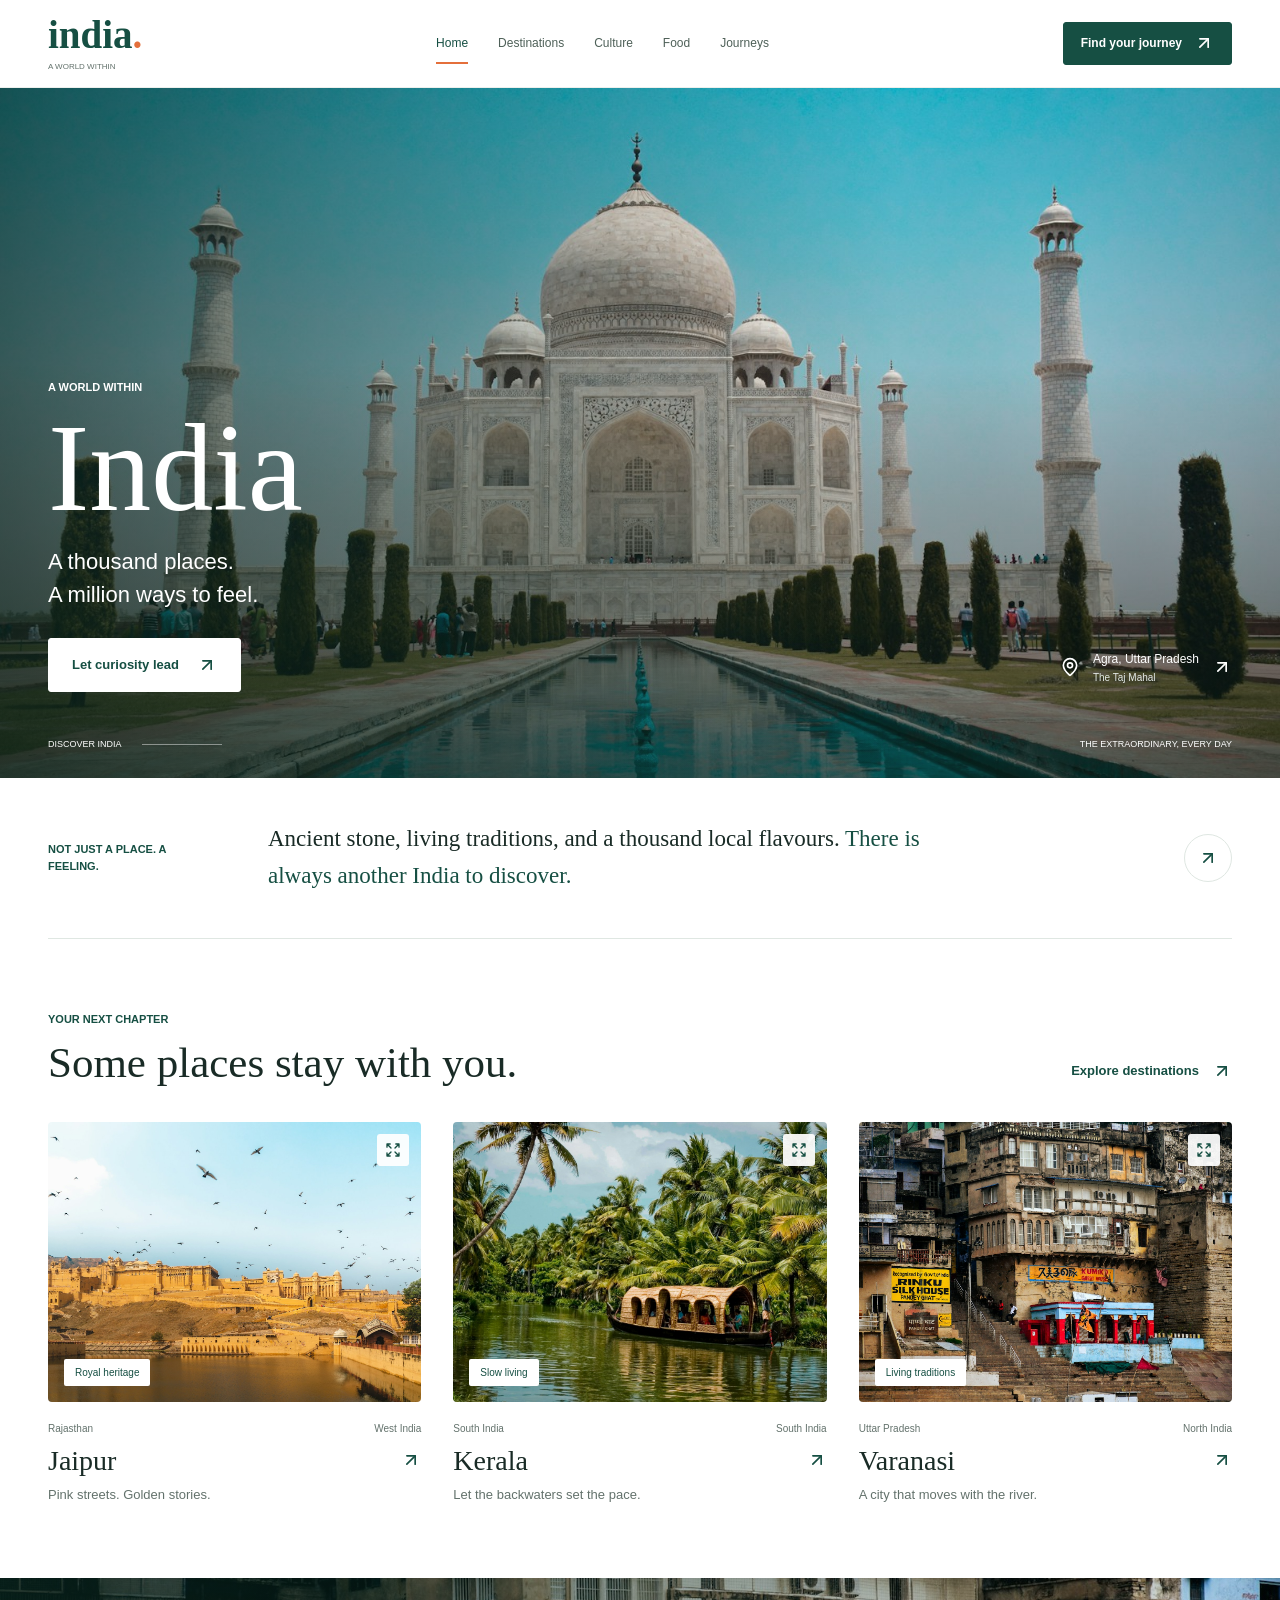
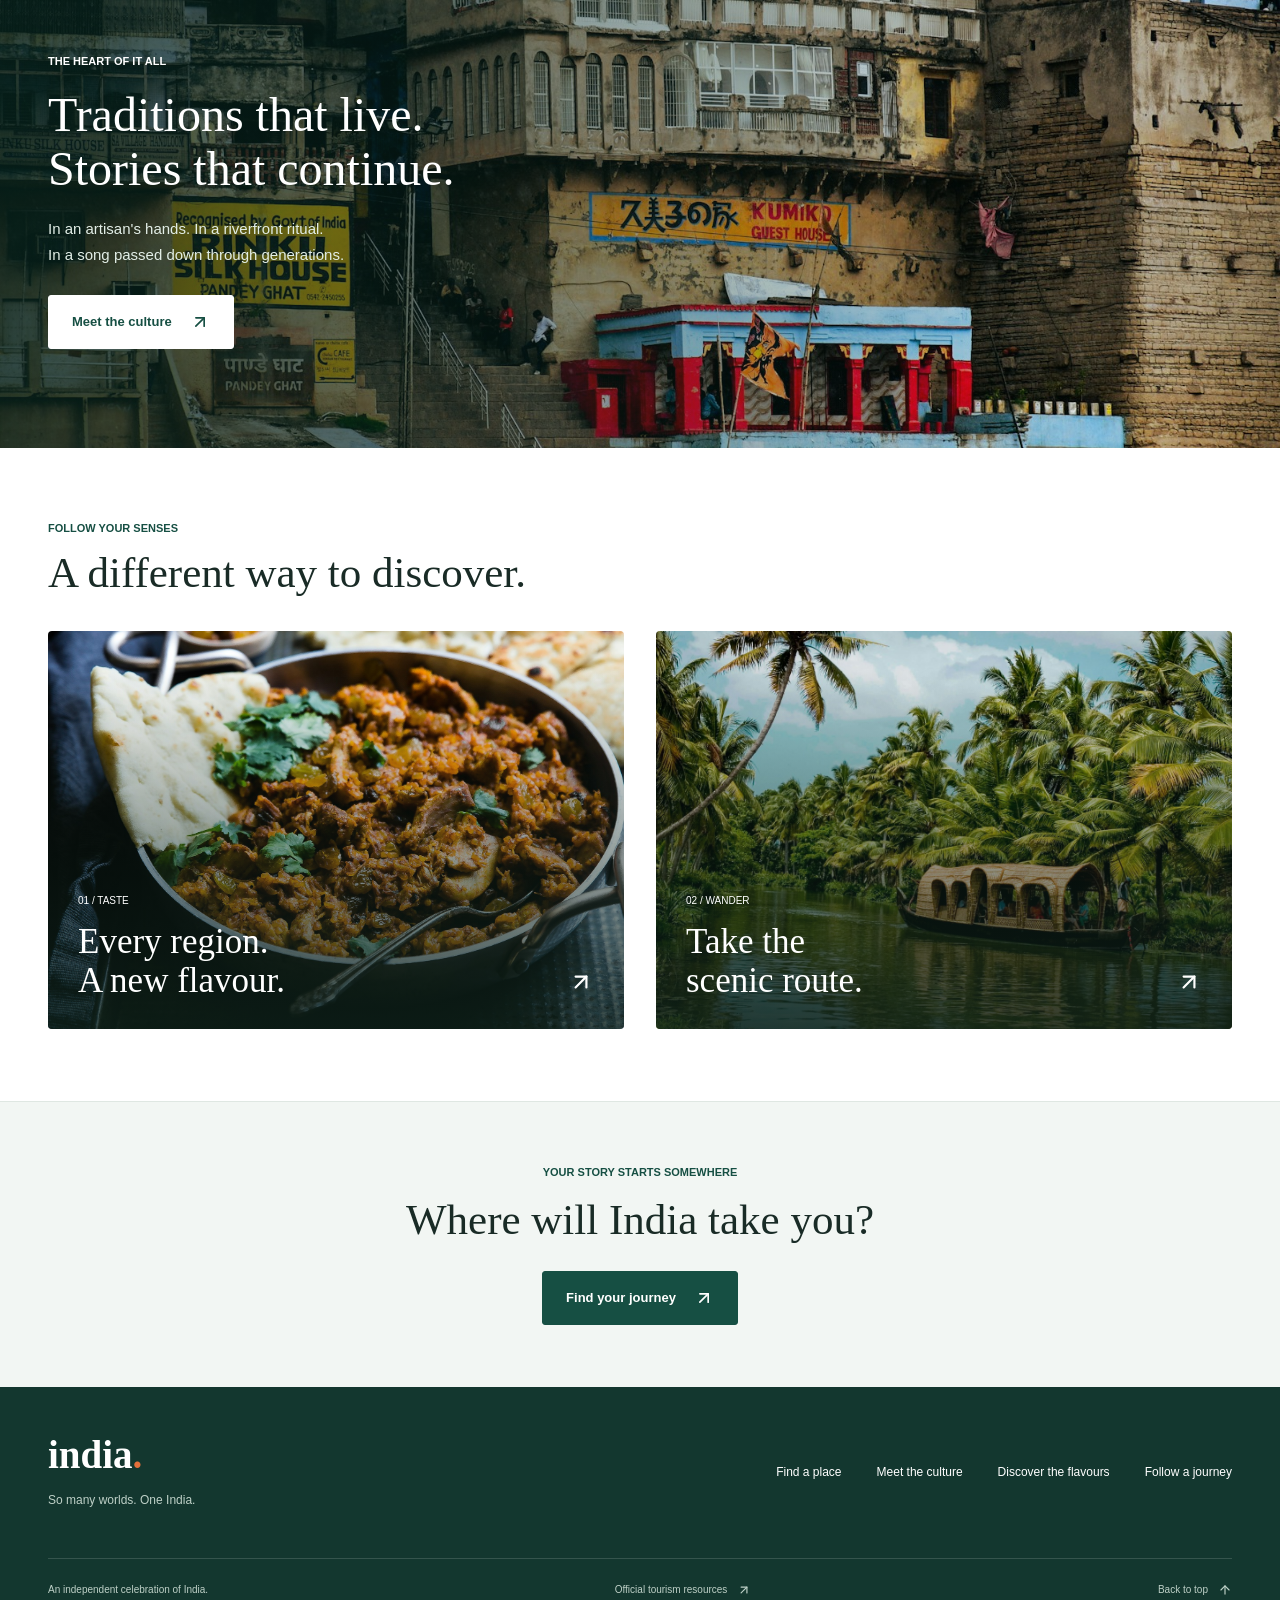
<file: index.html>
<!doctype html>
<html lang="en">
<head>
  <meta charset="utf-8">
  <meta name="viewport" content="width=device-width, initial-scale=1">
  <meta name="description" content="Discover India's destinations, culture, food, and journeys.">
  <meta name="theme-color" content="#164f43">
  <title>India | India, A World Within</title>
  <link rel="icon" href="assets/favicon.svg" type="image/svg+xml">
  <link rel="stylesheet" href="styles.css">
  <link rel="stylesheet" href="extras.css">
  <script defer src="assets/lucide.js"></script>
  <script defer src="script.js"></script>
</head>
<body>
  <a class="skip-link" href="#main">Skip to content</a>
  <header class="site-header">
    <div class="header-inner wrap">
      <a class="brand" href="index.html" aria-label="India home">india<span class="brand-dot">.</span><span class="brand-caption">A WORLD WITHIN</span></a>
      <nav class="desktop-nav" aria-label="Main navigation"><a href="index.html" aria-current="page">Home</a><a href="destinations.html" >Destinations</a><a href="culture.html" >Culture</a><a href="food.html" >Food</a><a href="journeys.html" >Journeys</a></nav>
      <div class="header-actions"><a class="button small desktop-journey" href="journeys.html">Find your journey <i data-lucide="arrow-up-right" aria-hidden="true"></i></a><button class="icon-button mobile-menu" aria-label="Open navigation" aria-controls="mobile-nav" aria-expanded="false"><i data-lucide="menu" aria-hidden="true"></i></button></div>
    </div>
    <nav id="mobile-nav" aria-label="Mobile navigation" hidden><a href="index.html" aria-current="page">Home <i data-lucide="arrow-up-right" aria-hidden="true"></i></a><a href="destinations.html" >Destinations <i data-lucide="arrow-up-right" aria-hidden="true"></i></a><a href="culture.html" >Culture <i data-lucide="arrow-up-right" aria-hidden="true"></i></a><a href="food.html" >Food <i data-lucide="arrow-up-right" aria-hidden="true"></i></a><a href="journeys.html" >Journeys <i data-lucide="arrow-up-right" aria-hidden="true"></i></a></nav>
  </header>
  <main id="main"><section class="hero">
  <img class="hero-image" src="assets/taj-mahal.jpg" alt="The Taj Mahal and its reflecting pool beneath a turquoise sky" width="1600" height="1067" fetchpriority="high">
  <div class="hero-shade"></div>
  <div class="wrap hero-content"><span class="eyebrow light">A WORLD WITHIN</span><h1>India</h1><p>A thousand places.<br>A million ways to feel.</p><a class="button white" href="destinations.html">Let curiosity lead <i data-lucide="arrow-up-right" aria-hidden="true"></i></a></div>
  <a class="hero-location" href="destinations.html#agra"><i data-lucide="map-pin" aria-hidden="true"></i><span>Agra, Uttar Pradesh<small>The Taj Mahal</small></span><i data-lucide="arrow-up-right" aria-hidden="true"></i></a>
  <div class="hero-index"><span>DISCOVER INDIA</span><span class="hero-rule"></span><span>THE EXTRAORDINARY, EVERY DAY</span></div>
</section>
<section class="intro-band wrap"><span class="eyebrow">NOT JUST A PLACE. A FEELING.</span><p>Ancient stone, living traditions, and a thousand local flavours. <em>There is always another India to discover.</em></p><a class="round-link" href="destinations.html" aria-label="Discover destinations"><i data-lucide="arrow-up-right" aria-hidden="true"></i></a></section>
<section class="wrap section-space"><div class="section-heading"><div><span class="eyebrow">YOUR NEXT CHAPTER</span><h2>Some places stay with you.</h2></div><a class="text-link" href="destinations.html">Explore destinations <i data-lucide="arrow-up-right" aria-hidden="true"></i></a></div><div class="place-grid"><article class="place-card"  data-region="West" data-search="Jaipur Rajasthan West Royal heritage">
  <div class="place-image"><button class="photo-trigger" data-photo="assets/jaipur.jpg" data-caption="Jaipur" data-alt="Amber Fort beside the lake near Jaipur" aria-label="View Jaipur photograph" title="View Jaipur photograph"><img src="assets/jaipur.jpg" alt="Amber Fort beside the lake near Jaipur" loading="lazy" width="800" height="600"></button><span class="image-tag">Royal heritage</span><span class="photo-corner"><i data-lucide="expand" aria-hidden="true"></i></span></div>
  <div class="place-meta"><span>Rajasthan</span><span>West India</span></div>
  <a class="place-title" href="destinations.html#jaipur"><h3>Jaipur</h3><i data-lucide="arrow-up-right" aria-hidden="true"></i></a>
  <p>Pink streets. Golden stories.</p>
  
</article><article class="place-card"  data-region="South" data-search="Kerala South India South Slow living">
  <div class="place-image"><button class="photo-trigger" data-photo="assets/kerala.jpg" data-caption="Kerala" data-alt="A traditional houseboat on Kerala's palm-lined backwaters" aria-label="View Kerala photograph" title="View Kerala photograph"><img src="assets/kerala.jpg" alt="A traditional houseboat on Kerala's palm-lined backwaters" loading="lazy" width="800" height="600"></button><span class="image-tag">Slow living</span><span class="photo-corner"><i data-lucide="expand" aria-hidden="true"></i></span></div>
  <div class="place-meta"><span>South India</span><span>South India</span></div>
  <a class="place-title" href="destinations.html#kerala"><h3>Kerala</h3><i data-lucide="arrow-up-right" aria-hidden="true"></i></a>
  <p>Let the backwaters set the pace.</p>
  
</article><article class="place-card"  data-region="North" data-search="Varanasi Uttar Pradesh North Living traditions">
  <div class="place-image"><button class="photo-trigger" data-photo="assets/varanasi.jpg" data-caption="Varanasi" data-alt="Colourful buildings and steps along the riverfront in Varanasi" aria-label="View Varanasi photograph" title="View Varanasi photograph"><img src="assets/varanasi.jpg" alt="Colourful buildings and steps along the riverfront in Varanasi" loading="lazy" width="800" height="600"></button><span class="image-tag">Living traditions</span><span class="photo-corner"><i data-lucide="expand" aria-hidden="true"></i></span></div>
  <div class="place-meta"><span>Uttar Pradesh</span><span>North India</span></div>
  <a class="place-title" href="destinations.html#varanasi"><h3>Varanasi</h3><i data-lucide="arrow-up-right" aria-hidden="true"></i></a>
  <p>A city that moves with the river.</p>
  
</article></div></section>
<section class="culture-banner"><img src="assets/varanasi.jpg" alt="Varanasi's colourful riverfront architecture" loading="lazy" width="1600" height="1067"><div class="culture-shade"></div><div class="wrap culture-banner-content"><span class="eyebrow light">THE HEART OF IT ALL</span><h2>Traditions that live.<br>Stories that continue.</h2><p>In an artisan's hands. In a riverfront ritual.<br>In a song passed down through generations.</p><a class="button white" href="culture.html">Meet the culture <i data-lucide="arrow-up-right" aria-hidden="true"></i></a></div></section>
<section class="wrap section-space"><div class="section-heading"><div><span class="eyebrow">FOLLOW YOUR SENSES</span><h2>A different way to discover.</h2></div></div><div class="experience-grid"><a class="experience" href="food.html"><img src="assets/food.jpg" alt="Indian curry with flatbread" loading="lazy" width="800" height="600"><div><span>01 / TASTE</span><h3>Every region.<br>A new flavour.</h3><i data-lucide="arrow-up-right" aria-hidden="true"></i></div></a><a class="experience" href="journeys.html"><img src="assets/kerala.jpg" alt="A houseboat on Kerala's backwaters" loading="lazy" width="800" height="600"><div><span>02 / WANDER</span><h3>Take the<br>scenic route.</h3><i data-lucide="arrow-up-right" aria-hidden="true"></i></div></a></div></section>
<section class="closing-band"><div class="wrap"><span class="eyebrow">YOUR STORY STARTS SOMEWHERE</span><h2>Where will India take you?</h2><a class="button" href="journeys.html">Find your journey <i data-lucide="arrow-up-right" aria-hidden="true"></i></a></div></section></main>
  <footer class="site-footer">
    <div class="wrap footer-top"><div><a class="brand footer-brand" href="index.html">india<span class="brand-dot">.</span></a><p>So many worlds. One India.</p></div><nav class="footer-links" aria-label="Footer navigation"><a href="destinations.html">Find a place</a><a href="culture.html">Meet the culture</a><a href="food.html">Discover the flavours</a><a href="journeys.html">Follow a journey</a></nav></div>
    <div class="wrap footer-bottom"><span>An independent celebration of India.</span><a href="https://www.incredibleindia.gov.in/en" target="_blank" rel="noopener">Official tourism resources <i data-lucide="arrow-up-right" aria-hidden="true"></i></a><a href="#main">Back to top <i data-lucide="arrow-up" aria-hidden="true"></i></a></div>
  </footer>
  <dialog class="photo-dialog" aria-labelledby="photo-caption">
    <div class="dialog-head"><h2 id="photo-caption">India</h2><button class="icon-button" data-close-photo aria-label="Close photograph" title="Close photograph"><i data-lucide="x" aria-hidden="true"></i></button></div>
    <img id="viewer-photo" alt="" width="1600" height="1067">
  </dialog>
</body>
</html>
</file>
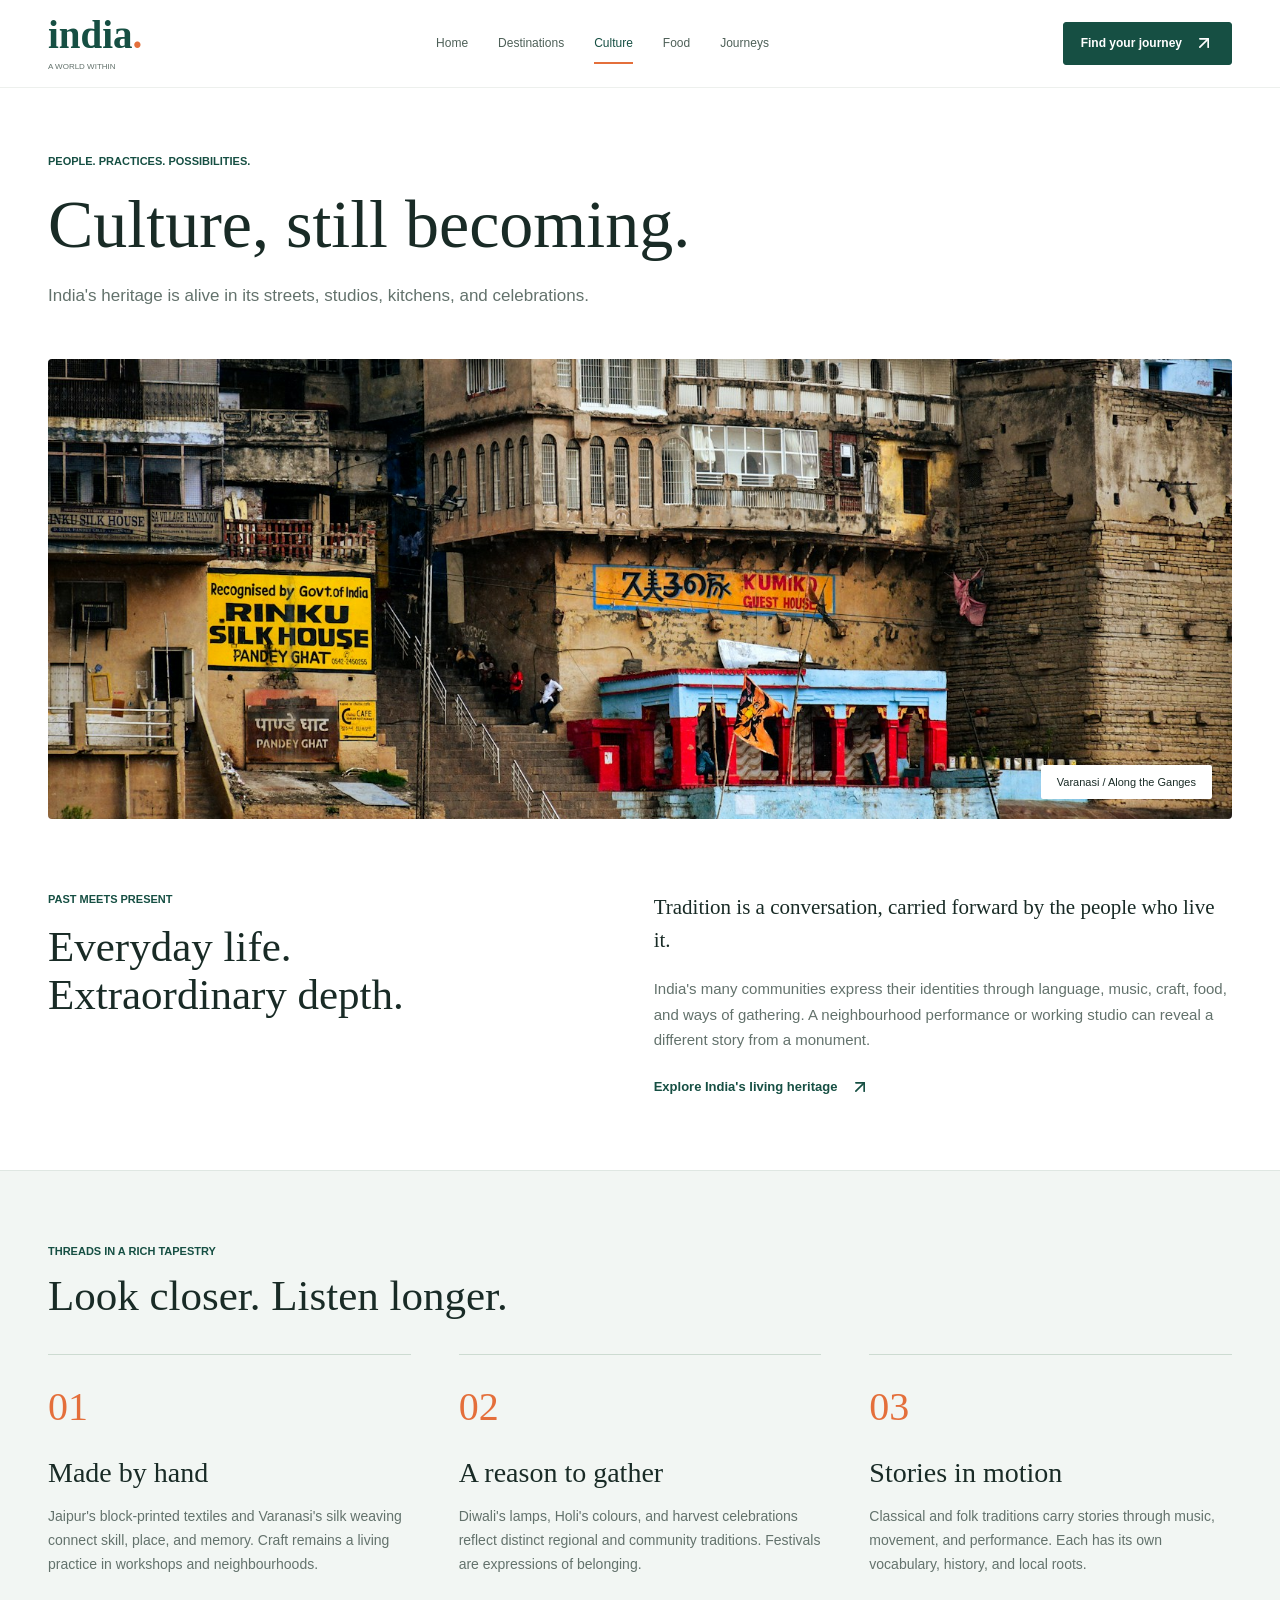
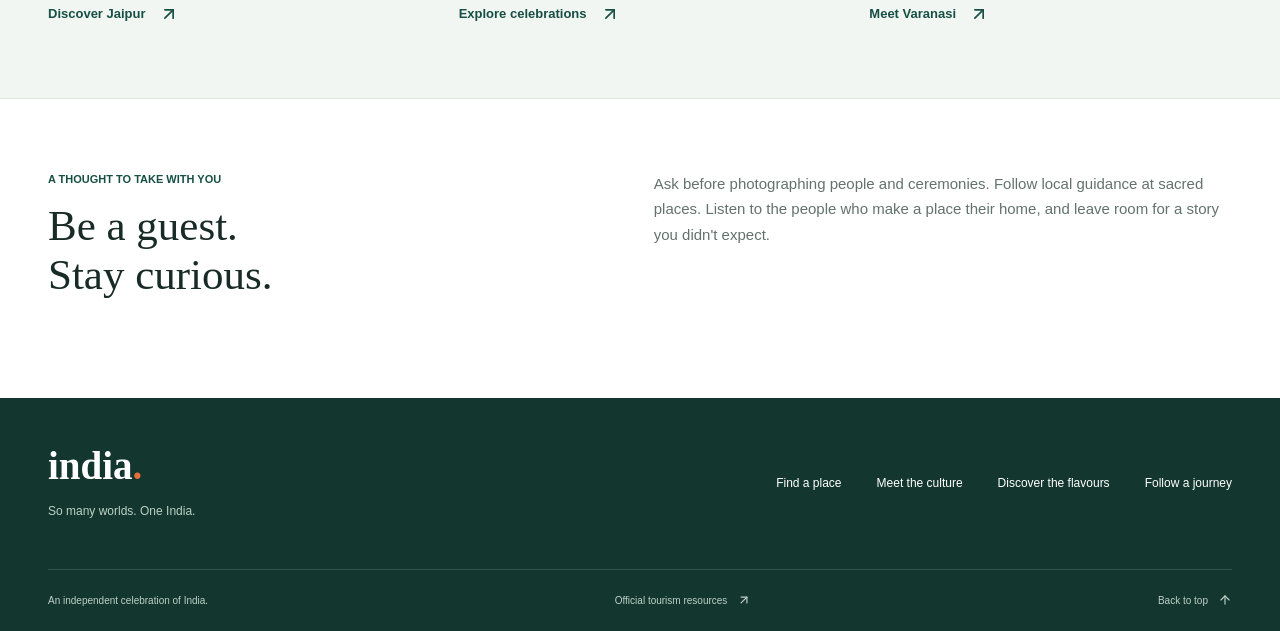
<file: culture.html>
<!doctype html>
<html lang="en">
<head>
  <meta charset="utf-8">
  <meta name="viewport" content="width=device-width, initial-scale=1">
  <meta name="description" content="Meet India's crafts, celebrations, and living traditions.">
  <meta name="theme-color" content="#164f43">
  <title>Culture | India, A World Within</title>
  <link rel="icon" href="assets/favicon.svg" type="image/svg+xml">
  <link rel="stylesheet" href="styles.css">
  <link rel="stylesheet" href="extras.css">
  <script defer src="assets/lucide.js"></script>
  <script defer src="script.js"></script>
</head>
<body>
  <a class="skip-link" href="#main">Skip to content</a>
  <header class="site-header">
    <div class="header-inner wrap">
      <a class="brand" href="index.html" aria-label="India home">india<span class="brand-dot">.</span><span class="brand-caption">A WORLD WITHIN</span></a>
      <nav class="desktop-nav" aria-label="Main navigation"><a href="index.html" >Home</a><a href="destinations.html" >Destinations</a><a href="culture.html" aria-current="page">Culture</a><a href="food.html" >Food</a><a href="journeys.html" >Journeys</a></nav>
      <div class="header-actions"><a class="button small desktop-journey" href="journeys.html">Find your journey <i data-lucide="arrow-up-right" aria-hidden="true"></i></a><button class="icon-button mobile-menu" aria-label="Open navigation" aria-controls="mobile-nav" aria-expanded="false"><i data-lucide="menu" aria-hidden="true"></i></button></div>
    </div>
    <nav id="mobile-nav" aria-label="Mobile navigation" hidden><a href="index.html" >Home <i data-lucide="arrow-up-right" aria-hidden="true"></i></a><a href="destinations.html" >Destinations <i data-lucide="arrow-up-right" aria-hidden="true"></i></a><a href="culture.html" aria-current="page">Culture <i data-lucide="arrow-up-right" aria-hidden="true"></i></a><a href="food.html" >Food <i data-lucide="arrow-up-right" aria-hidden="true"></i></a><a href="journeys.html" >Journeys <i data-lucide="arrow-up-right" aria-hidden="true"></i></a></nav>
  </header>
  <main id="main"><section class="page-heading wrap"><span class="eyebrow">PEOPLE. PRACTICES. POSSIBILITIES.</span><h1>Culture, still becoming.</h1><p>India's heritage is alive in its streets, studios, kitchens, and celebrations.</p></section>
<section class="story-photo wrap"><img src="assets/varanasi.jpg" alt="Colourful buildings along the ghats of Varanasi" width="1600" height="1067"><span>Varanasi / Along the Ganges</span></section>
<section class="wrap editorial-section"><div><span class="eyebrow">PAST MEETS PRESENT</span><h2>Everyday life.<br>Extraordinary depth.</h2></div><div><p class="lead-copy">Tradition is a conversation, carried forward by the people who live it.</p><p>India's many communities express their identities through language, music, craft, food, and ways of gathering. A neighbourhood performance or working studio can reveal a different story from a monument.</p><a class="text-link" href="https://www.incredibleindia.gov.in/en" target="_blank" rel="noopener">Explore India's living heritage <i data-lucide="arrow-up-right" aria-hidden="true"></i></a></div></section>
<section class="pale-band"><div class="wrap section-space"><div class="section-heading"><div><span class="eyebrow">THREADS IN A RICH TAPESTRY</span><h2>Look closer. Listen longer.</h2></div></div><div class="culture-topics">
  <article><span class="topic-number">01</span><h3>Made by hand</h3><p>Jaipur's block-printed textiles and Varanasi's silk weaving connect skill, place, and memory. Craft remains a living practice in workshops and neighbourhoods.</p><a class="text-link" href="destinations.html#jaipur">Discover Jaipur <i data-lucide="arrow-up-right" aria-hidden="true"></i></a></article>
  <article><span class="topic-number">02</span><h3>A reason to gather</h3><p>Diwali's lamps, Holi's colours, and harvest celebrations reflect distinct regional and community traditions. Festivals are expressions of belonging.</p><a class="text-link" href="https://www.incredibleindia.gov.in/en/festivals-and-events" target="_blank" rel="noopener">Explore celebrations <i data-lucide="arrow-up-right" aria-hidden="true"></i></a></article>
  <article><span class="topic-number">03</span><h3>Stories in motion</h3><p>Classical and folk traditions carry stories through music, movement, and performance. Each has its own vocabulary, history, and local roots.</p><a class="text-link" href="destinations.html#varanasi">Meet Varanasi <i data-lucide="arrow-up-right" aria-hidden="true"></i></a></article>
</div></div></section>
<section class="wrap editorial-section"><div><span class="eyebrow">A THOUGHT TO TAKE WITH YOU</span><h2>Be a guest.<br>Stay curious.</h2></div><div><p>Ask before photographing people and ceremonies. Follow local guidance at sacred places. Listen to the people who make a place their home, and leave room for a story you didn't expect.</p></div></section></main>
  <footer class="site-footer">
    <div class="wrap footer-top"><div><a class="brand footer-brand" href="index.html">india<span class="brand-dot">.</span></a><p>So many worlds. One India.</p></div><nav class="footer-links" aria-label="Footer navigation"><a href="destinations.html">Find a place</a><a href="culture.html">Meet the culture</a><a href="food.html">Discover the flavours</a><a href="journeys.html">Follow a journey</a></nav></div>
    <div class="wrap footer-bottom"><span>An independent celebration of India.</span><a href="https://www.incredibleindia.gov.in/en" target="_blank" rel="noopener">Official tourism resources <i data-lucide="arrow-up-right" aria-hidden="true"></i></a><a href="#main">Back to top <i data-lucide="arrow-up" aria-hidden="true"></i></a></div>
  </footer>
  <dialog class="photo-dialog" aria-labelledby="photo-caption">
    <div class="dialog-head"><h2 id="photo-caption">India</h2><button class="icon-button" data-close-photo aria-label="Close photograph" title="Close photograph"><i data-lucide="x" aria-hidden="true"></i></button></div>
    <img id="viewer-photo" alt="" width="1600" height="1067">
  </dialog>
</body>
</html>
</file>
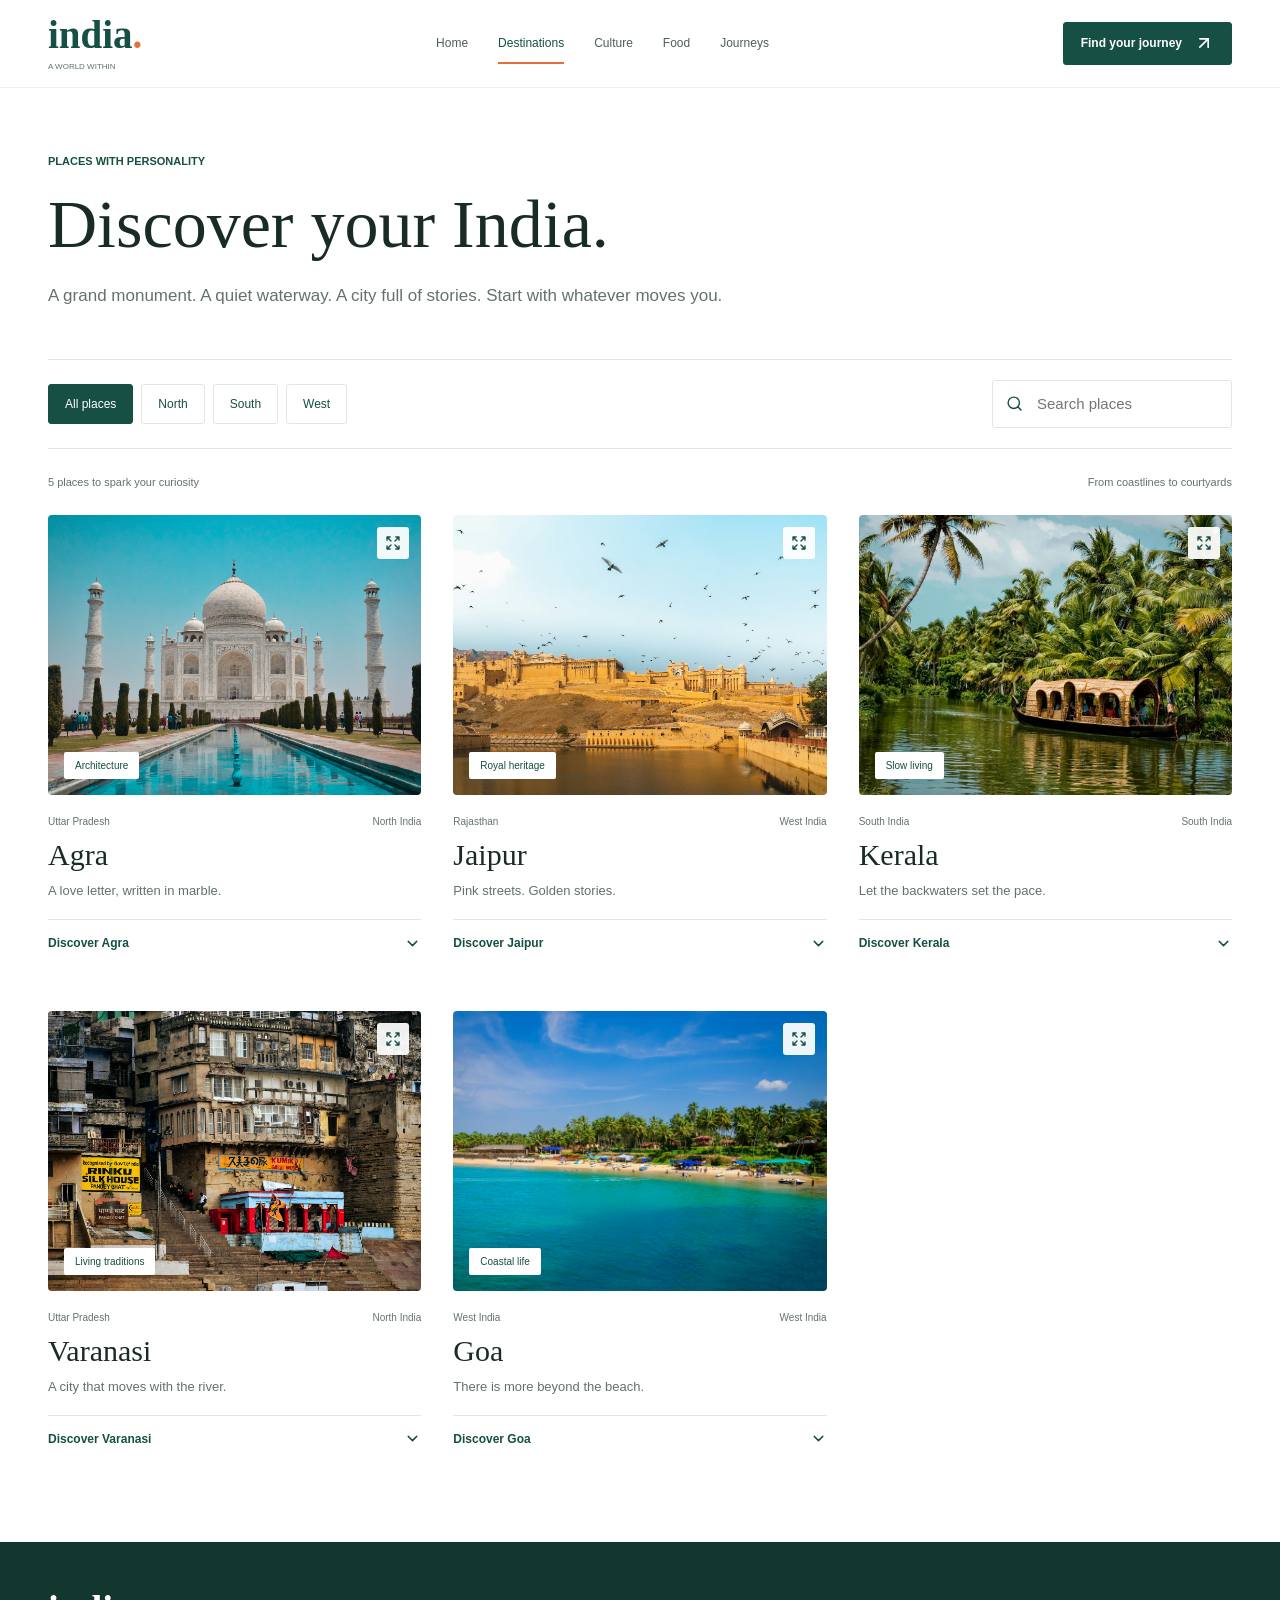
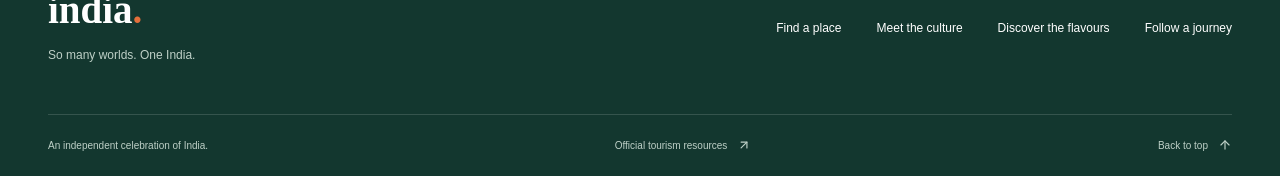
<file: destinations.html>
<!doctype html>
<html lang="en">
<head>
  <meta charset="utf-8">
  <meta name="viewport" content="width=device-width, initial-scale=1">
  <meta name="description" content="Explore Agra, Jaipur, Kerala, Varanasi, and Goa.">
  <meta name="theme-color" content="#164f43">
  <title>Destinations | India, A World Within</title>
  <link rel="icon" href="assets/favicon.svg" type="image/svg+xml">
  <link rel="stylesheet" href="styles.css">
  <link rel="stylesheet" href="extras.css">
  <script defer src="assets/lucide.js"></script>
  <script defer src="script.js"></script>
</head>
<body>
  <a class="skip-link" href="#main">Skip to content</a>
  <header class="site-header">
    <div class="header-inner wrap">
      <a class="brand" href="index.html" aria-label="India home">india<span class="brand-dot">.</span><span class="brand-caption">A WORLD WITHIN</span></a>
      <nav class="desktop-nav" aria-label="Main navigation"><a href="index.html" >Home</a><a href="destinations.html" aria-current="page">Destinations</a><a href="culture.html" >Culture</a><a href="food.html" >Food</a><a href="journeys.html" >Journeys</a></nav>
      <div class="header-actions"><a class="button small desktop-journey" href="journeys.html">Find your journey <i data-lucide="arrow-up-right" aria-hidden="true"></i></a><button class="icon-button mobile-menu" aria-label="Open navigation" aria-controls="mobile-nav" aria-expanded="false"><i data-lucide="menu" aria-hidden="true"></i></button></div>
    </div>
    <nav id="mobile-nav" aria-label="Mobile navigation" hidden><a href="index.html" >Home <i data-lucide="arrow-up-right" aria-hidden="true"></i></a><a href="destinations.html" aria-current="page">Destinations <i data-lucide="arrow-up-right" aria-hidden="true"></i></a><a href="culture.html" >Culture <i data-lucide="arrow-up-right" aria-hidden="true"></i></a><a href="food.html" >Food <i data-lucide="arrow-up-right" aria-hidden="true"></i></a><a href="journeys.html" >Journeys <i data-lucide="arrow-up-right" aria-hidden="true"></i></a></nav>
  </header>
  <main id="main"><section class="page-heading wrap"><span class="eyebrow">PLACES WITH PERSONALITY</span><h1>Discover your India.</h1><p>A grand monument. A quiet waterway. A city full of stories. Start with whatever moves you.</p></section>
<section class="wrap explore-section">
  <div class="explore-toolbar"><div class="region-filters" role="group" aria-label="Filter destinations by region"><button class="filter-button selected" data-region-filter="all" aria-pressed="true">All places</button><button class="filter-button " data-region-filter="North" aria-pressed="false">North</button><button class="filter-button " data-region-filter="South" aria-pressed="false">South</button><button class="filter-button " data-region-filter="West" aria-pressed="false">West</button></div><label class="compact-search"><i data-lucide="search" aria-hidden="true"></i><input id="destination-search" type="search" placeholder="Search places" aria-label="Search places"></label></div>
  <div class="results-meta"><span id="results-count" aria-live="polite">5 places to spark your curiosity</span><span>From coastlines to courtyards</span></div>
  <div class="place-grid explore-grid destinations-grid"><article class="place-card" id="agra" tabindex="-1" data-region="North" data-search="Agra Uttar Pradesh North Architecture">
  <div class="place-image"><button class="photo-trigger" data-photo="assets/taj-mahal.jpg" data-caption="Agra" data-alt="The Taj Mahal and its reflecting pool in Agra" aria-label="View Agra photograph" title="View Agra photograph"><img src="assets/taj-mahal.jpg" alt="The Taj Mahal and its reflecting pool in Agra" loading="lazy" width="800" height="600"></button><span class="image-tag">Architecture</span><span class="photo-corner"><i data-lucide="expand" aria-hidden="true"></i></span></div>
  <div class="place-meta"><span>Uttar Pradesh</span><span>North India</span></div>
  <h2 class="destination-name">Agra</h2>
  <p>A love letter, written in marble.</p>
  <details class="place-details"><summary>Discover Agra <i data-lucide="chevron-down" aria-hidden="true"></i></summary><p>The Taj Mahal and Agra Fort tell different stories of Mughal architecture. Discover marble inlay, red sandstone courtyards, and gardens beside the Yamuna.</p><span>Taj Mahal / Agra Fort / Mughal gardens</span></details>
</article><article class="place-card" id="jaipur" tabindex="-1" data-region="West" data-search="Jaipur Rajasthan West Royal heritage">
  <div class="place-image"><button class="photo-trigger" data-photo="assets/jaipur.jpg" data-caption="Jaipur" data-alt="Amber Fort beside the lake near Jaipur" aria-label="View Jaipur photograph" title="View Jaipur photograph"><img src="assets/jaipur.jpg" alt="Amber Fort beside the lake near Jaipur" loading="lazy" width="800" height="600"></button><span class="image-tag">Royal heritage</span><span class="photo-corner"><i data-lucide="expand" aria-hidden="true"></i></span></div>
  <div class="place-meta"><span>Rajasthan</span><span>West India</span></div>
  <h2 class="destination-name">Jaipur</h2>
  <p>Pink streets. Golden stories.</p>
  <details class="place-details"><summary>Discover Jaipur <i data-lucide="chevron-down" aria-hidden="true"></i></summary><p>Hilltop forts, palaces, and working craft studios bring Rajasthan's heritage into everyday life. Look closely at Jaipur's textiles, courtyards, and intricate lattice windows.</p><span>Amber Fort / Hawa Mahal / Old-city bazaars</span></details>
</article><article class="place-card" id="kerala" tabindex="-1" data-region="South" data-search="Kerala South India South Slow living">
  <div class="place-image"><button class="photo-trigger" data-photo="assets/kerala.jpg" data-caption="Kerala" data-alt="A traditional houseboat on Kerala's palm-lined backwaters" aria-label="View Kerala photograph" title="View Kerala photograph"><img src="assets/kerala.jpg" alt="A traditional houseboat on Kerala's palm-lined backwaters" loading="lazy" width="800" height="600"></button><span class="image-tag">Slow living</span><span class="photo-corner"><i data-lucide="expand" aria-hidden="true"></i></span></div>
  <div class="place-meta"><span>South India</span><span>South India</span></div>
  <h2 class="destination-name">Kerala</h2>
  <p>Let the backwaters set the pace.</p>
  <details class="place-details"><summary>Discover Kerala <i data-lucide="chevron-down" aria-hidden="true"></i></summary><p>Waterways connect villages and palm-covered landscapes. Kochi's maritime neighbourhoods, regional food, and the Alappuzha backwaters offer different sides of Kerala.</p><span>Fort Kochi / Alappuzha / Coastal cuisine</span></details>
</article><article class="place-card" id="varanasi" tabindex="-1" data-region="North" data-search="Varanasi Uttar Pradesh North Living traditions">
  <div class="place-image"><button class="photo-trigger" data-photo="assets/varanasi.jpg" data-caption="Varanasi" data-alt="Colourful buildings and steps along the riverfront in Varanasi" aria-label="View Varanasi photograph" title="View Varanasi photograph"><img src="assets/varanasi.jpg" alt="Colourful buildings and steps along the riverfront in Varanasi" loading="lazy" width="800" height="600"></button><span class="image-tag">Living traditions</span><span class="photo-corner"><i data-lucide="expand" aria-hidden="true"></i></span></div>
  <div class="place-meta"><span>Uttar Pradesh</span><span>North India</span></div>
  <h2 class="destination-name">Varanasi</h2>
  <p>A city that moves with the river.</p>
  <details class="place-details"><summary>Discover Varanasi <i data-lucide="chevron-down" aria-hidden="true"></i></summary><p>The Ganges riverfront meets a city of narrow lanes, silk weaving, and musical traditions. Sacred places are part of daily life, deserving patience and respect.</p><span>Riverfront ghats / Silk weaving / Classical music</span></details>
</article><article class="place-card" id="goa" tabindex="-1" data-region="West" data-search="Goa West India West Coastal life">
  <div class="place-image"><button class="photo-trigger" data-photo="assets/goa.jpg" data-caption="Goa" data-alt="Goa's palm-lined beach beside the turquoise Arabian Sea" aria-label="View Goa photograph" title="View Goa photograph"><img src="assets/goa.jpg" alt="Goa's palm-lined beach beside the turquoise Arabian Sea" loading="lazy" width="800" height="600"></button><span class="image-tag">Coastal life</span><span class="photo-corner"><i data-lucide="expand" aria-hidden="true"></i></span></div>
  <div class="place-meta"><span>West India</span><span>West India</span></div>
  <h2 class="destination-name">Goa</h2>
  <p>There is more beyond the beach.</p>
  <details class="place-details"><summary>Discover Goa <i data-lucide="chevron-down" aria-hidden="true"></i></summary><p>Village lanes, historic churches, and local kitchens reveal a Goa beyond the coast. Its architecture and food reflect a layered maritime history.</p><span>Coastal villages / Old Goa / Goan cuisine</span></details>
</article></div>
  <div class="empty-state" id="no-places" hidden><i data-lucide="search" aria-hidden="true"></i><h2>A new search, a new direction.</h2><p>No places match this search.</p><button class="button" id="reset-filters">Show all places <i data-lucide="arrow-up-right" aria-hidden="true"></i></button></div>
</section></main>
  <footer class="site-footer">
    <div class="wrap footer-top"><div><a class="brand footer-brand" href="index.html">india<span class="brand-dot">.</span></a><p>So many worlds. One India.</p></div><nav class="footer-links" aria-label="Footer navigation"><a href="destinations.html">Find a place</a><a href="culture.html">Meet the culture</a><a href="food.html">Discover the flavours</a><a href="journeys.html">Follow a journey</a></nav></div>
    <div class="wrap footer-bottom"><span>An independent celebration of India.</span><a href="https://www.incredibleindia.gov.in/en" target="_blank" rel="noopener">Official tourism resources <i data-lucide="arrow-up-right" aria-hidden="true"></i></a><a href="#main">Back to top <i data-lucide="arrow-up" aria-hidden="true"></i></a></div>
  </footer>
  <dialog class="photo-dialog" aria-labelledby="photo-caption">
    <div class="dialog-head"><h2 id="photo-caption">India</h2><button class="icon-button" data-close-photo aria-label="Close photograph" title="Close photograph"><i data-lucide="x" aria-hidden="true"></i></button></div>
    <img id="viewer-photo" alt="" width="1600" height="1067">
  </dialog>
</body>
</html>
</file>
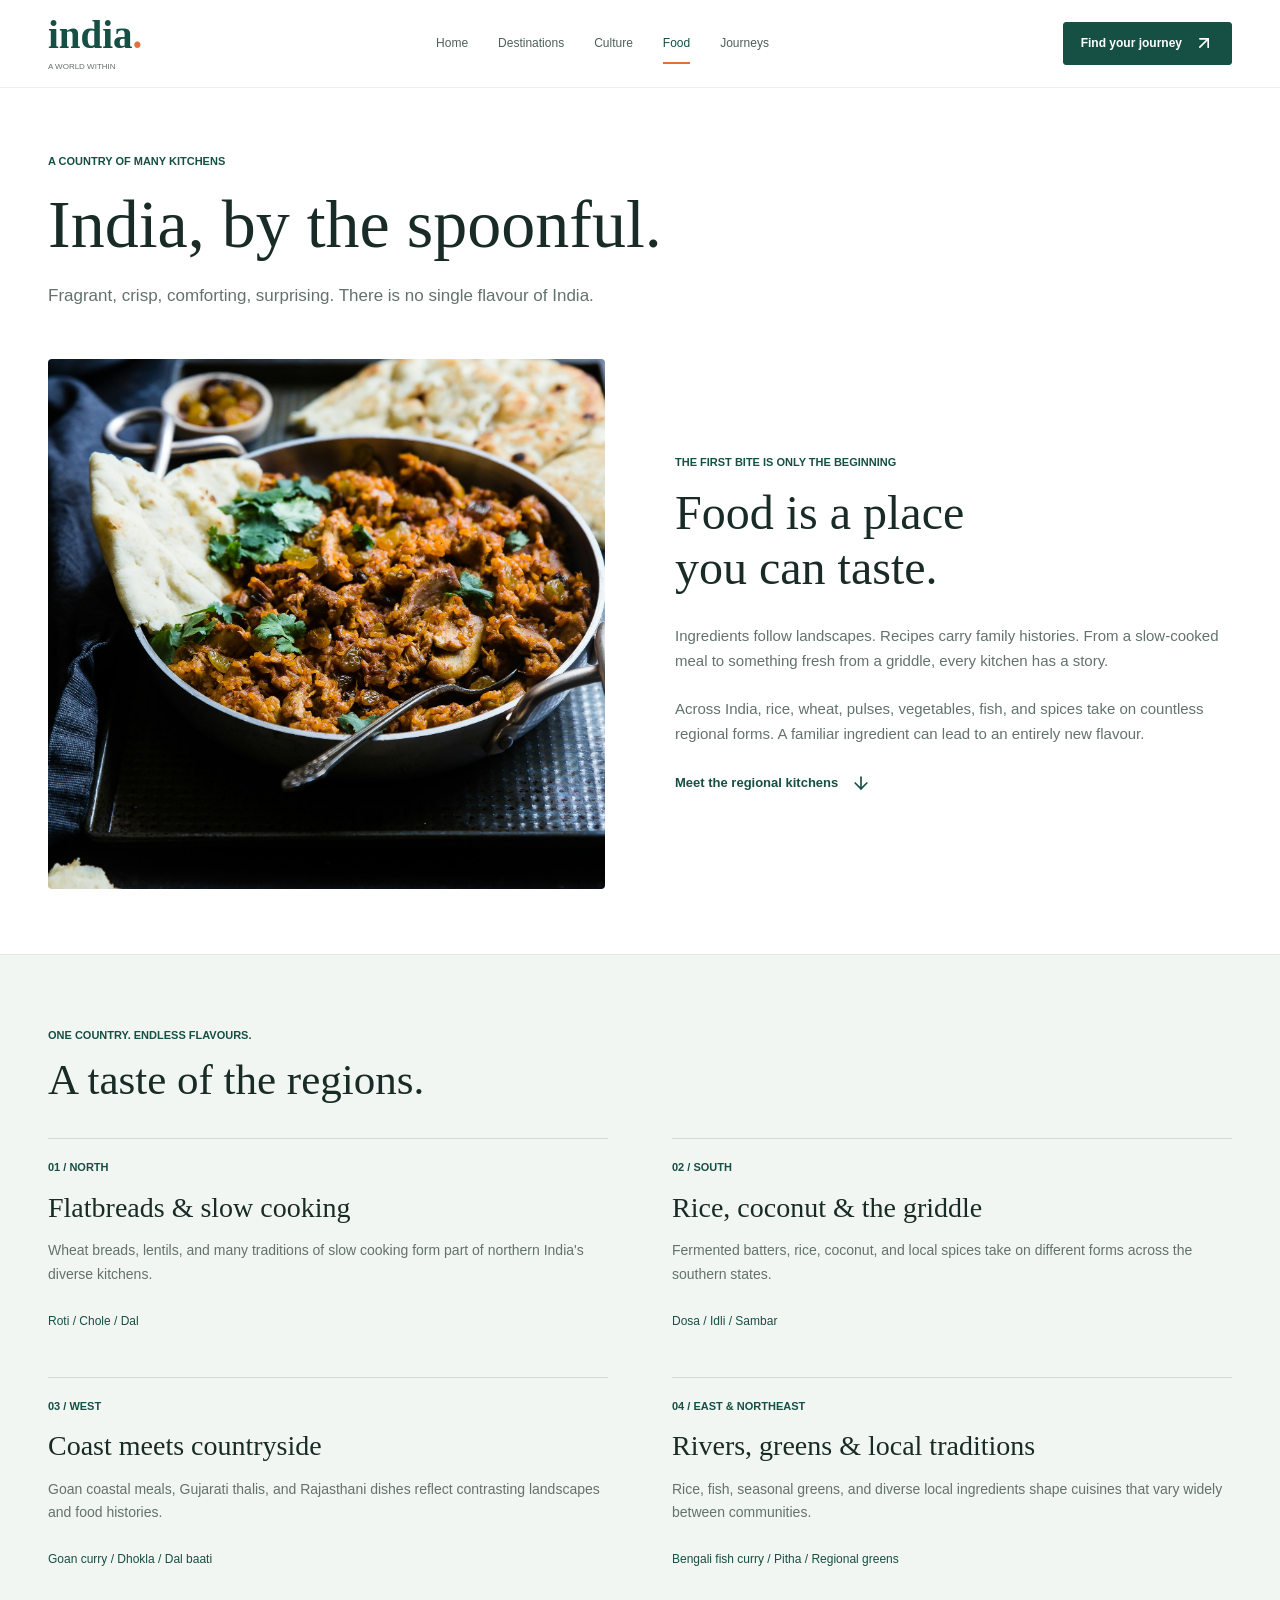
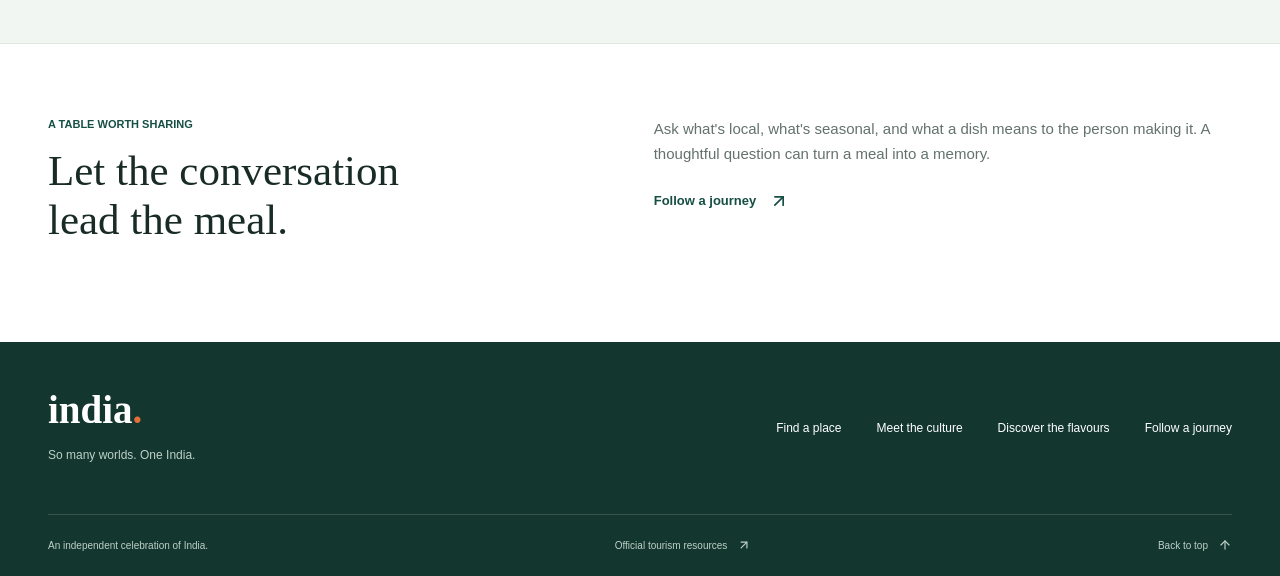
<file: food.html>
<!doctype html>
<html lang="en">
<head>
  <meta charset="utf-8">
  <meta name="viewport" content="width=device-width, initial-scale=1">
  <meta name="description" content="Explore India's regional food traditions.">
  <meta name="theme-color" content="#164f43">
  <title>Food & flavours | India, A World Within</title>
  <link rel="icon" href="assets/favicon.svg" type="image/svg+xml">
  <link rel="stylesheet" href="styles.css">
  <link rel="stylesheet" href="extras.css">
  <script defer src="assets/lucide.js"></script>
  <script defer src="script.js"></script>
</head>
<body>
  <a class="skip-link" href="#main">Skip to content</a>
  <header class="site-header">
    <div class="header-inner wrap">
      <a class="brand" href="index.html" aria-label="India home">india<span class="brand-dot">.</span><span class="brand-caption">A WORLD WITHIN</span></a>
      <nav class="desktop-nav" aria-label="Main navigation"><a href="index.html" >Home</a><a href="destinations.html" >Destinations</a><a href="culture.html" >Culture</a><a href="food.html" aria-current="page">Food</a><a href="journeys.html" >Journeys</a></nav>
      <div class="header-actions"><a class="button small desktop-journey" href="journeys.html">Find your journey <i data-lucide="arrow-up-right" aria-hidden="true"></i></a><button class="icon-button mobile-menu" aria-label="Open navigation" aria-controls="mobile-nav" aria-expanded="false"><i data-lucide="menu" aria-hidden="true"></i></button></div>
    </div>
    <nav id="mobile-nav" aria-label="Mobile navigation" hidden><a href="index.html" >Home <i data-lucide="arrow-up-right" aria-hidden="true"></i></a><a href="destinations.html" >Destinations <i data-lucide="arrow-up-right" aria-hidden="true"></i></a><a href="culture.html" >Culture <i data-lucide="arrow-up-right" aria-hidden="true"></i></a><a href="food.html" aria-current="page">Food <i data-lucide="arrow-up-right" aria-hidden="true"></i></a><a href="journeys.html" >Journeys <i data-lucide="arrow-up-right" aria-hidden="true"></i></a></nav>
  </header>
  <main id="main"><section class="page-heading wrap"><span class="eyebrow">A COUNTRY OF MANY KITCHENS</span><h1>India, by the spoonful.</h1><p>Fragrant, crisp, comforting, surprising. There is no single flavour of India.</p></section>
<section class="food-feature wrap"><img src="assets/food.jpg" alt="A richly spiced Indian curry served with flatbread" width="800" height="1000"><div><span class="eyebrow">THE FIRST BITE IS ONLY THE BEGINNING</span><h2>Food is a place<br>you can taste.</h2><p>Ingredients follow landscapes. Recipes carry family histories. From a slow-cooked meal to something fresh from a griddle, every kitchen has a story.</p><p>Across India, rice, wheat, pulses, vegetables, fish, and spices take on countless regional forms. A familiar ingredient can lead to an entirely new flavour.</p><a class="text-link" href="#regional-kitchens">Meet the regional kitchens <i data-lucide="arrow-down" aria-hidden="true"></i></a></div></section>
<section class="pale-band" id="regional-kitchens"><div class="wrap section-space"><div class="section-heading"><div><span class="eyebrow">ONE COUNTRY. ENDLESS FLAVOURS.</span><h2>A taste of the regions.</h2></div></div><div class="food-regions">
  <article><span class="eyebrow">01 / NORTH</span><h3>Flatbreads &amp; slow cooking</h3><p>Wheat breads, lentils, and many traditions of slow cooking form part of northern India's diverse kitchens.</p><span class="dish-list">Roti / Chole / Dal</span></article>
  <article><span class="eyebrow">02 / SOUTH</span><h3>Rice, coconut &amp; the griddle</h3><p>Fermented batters, rice, coconut, and local spices take on different forms across the southern states.</p><span class="dish-list">Dosa / Idli / Sambar</span></article>
  <article><span class="eyebrow">03 / WEST</span><h3>Coast meets countryside</h3><p>Goan coastal meals, Gujarati thalis, and Rajasthani dishes reflect contrasting landscapes and food histories.</p><span class="dish-list">Goan curry / Dhokla / Dal baati</span></article>
  <article><span class="eyebrow">04 / EAST &amp; NORTHEAST</span><h3>Rivers, greens &amp; local traditions</h3><p>Rice, fish, seasonal greens, and diverse local ingredients shape cuisines that vary widely between communities.</p><span class="dish-list">Bengali fish curry / Pitha / Regional greens</span></article>
</div></div></section>
<section class="wrap editorial-section"><div><span class="eyebrow">A TABLE WORTH SHARING</span><h2>Let the conversation<br>lead the meal.</h2></div><div><p>Ask what's local, what's seasonal, and what a dish means to the person making it. A thoughtful question can turn a meal into a memory.</p><a class="text-link" href="journeys.html">Follow a journey <i data-lucide="arrow-up-right" aria-hidden="true"></i></a></div></section></main>
  <footer class="site-footer">
    <div class="wrap footer-top"><div><a class="brand footer-brand" href="index.html">india<span class="brand-dot">.</span></a><p>So many worlds. One India.</p></div><nav class="footer-links" aria-label="Footer navigation"><a href="destinations.html">Find a place</a><a href="culture.html">Meet the culture</a><a href="food.html">Discover the flavours</a><a href="journeys.html">Follow a journey</a></nav></div>
    <div class="wrap footer-bottom"><span>An independent celebration of India.</span><a href="https://www.incredibleindia.gov.in/en" target="_blank" rel="noopener">Official tourism resources <i data-lucide="arrow-up-right" aria-hidden="true"></i></a><a href="#main">Back to top <i data-lucide="arrow-up" aria-hidden="true"></i></a></div>
  </footer>
  <dialog class="photo-dialog" aria-labelledby="photo-caption">
    <div class="dialog-head"><h2 id="photo-caption">India</h2><button class="icon-button" data-close-photo aria-label="Close photograph" title="Close photograph"><i data-lucide="x" aria-hidden="true"></i></button></div>
    <img id="viewer-photo" alt="" width="1600" height="1067">
  </dialog>
</body>
</html>
</file>
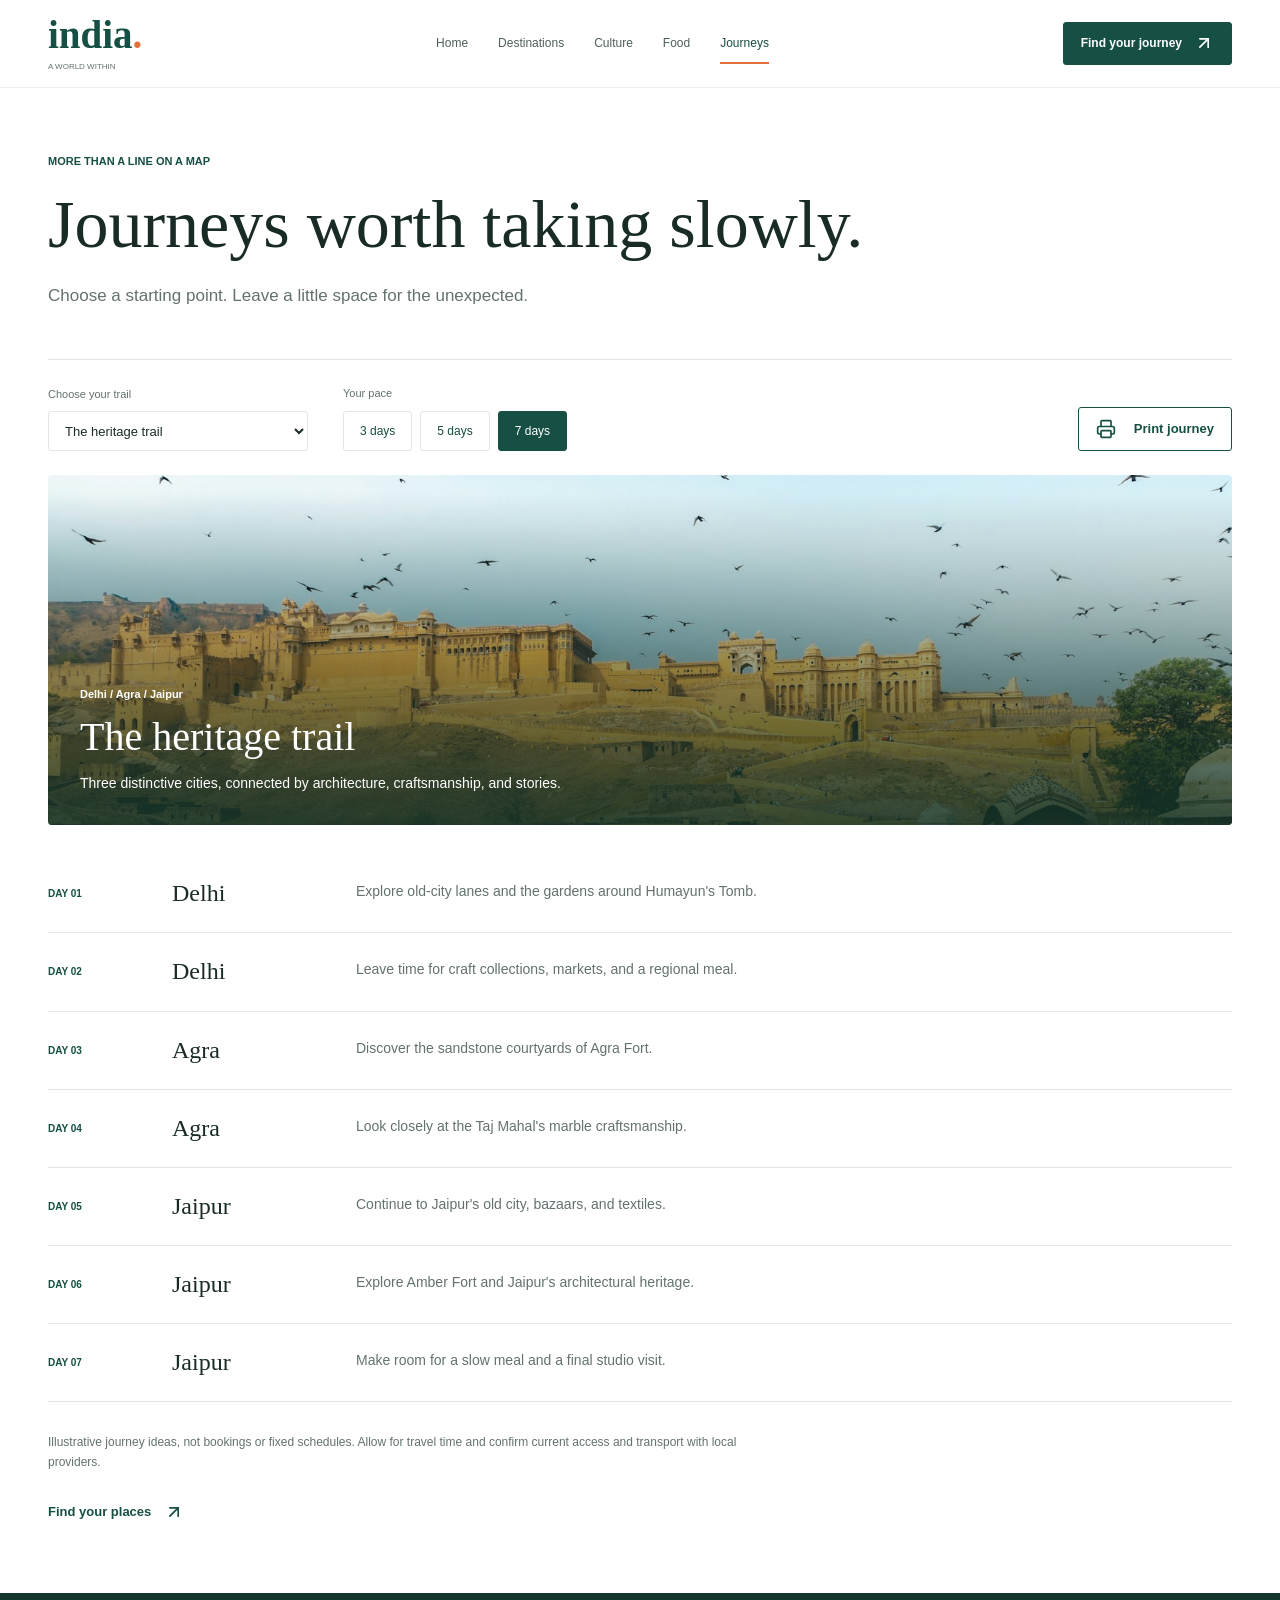
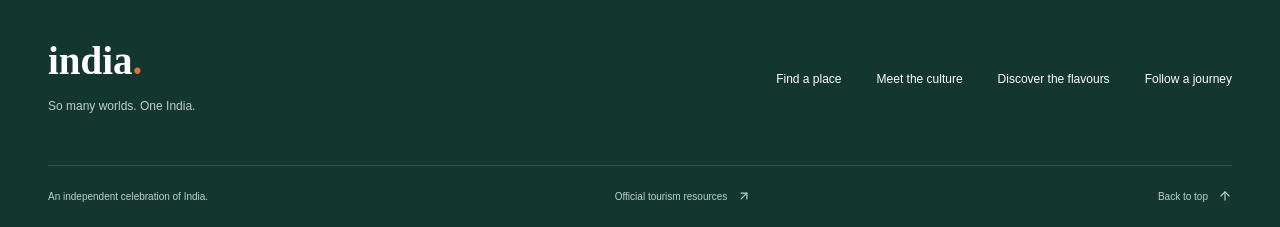
<file: journeys.html>
<!doctype html>
<html lang="en">
<head>
  <meta charset="utf-8">
  <meta name="viewport" content="width=device-width, initial-scale=1">
  <meta name="description" content="Discover two India journey ideas at your own pace.">
  <meta name="theme-color" content="#164f43">
  <title>Journeys | India, A World Within</title>
  <link rel="icon" href="assets/favicon.svg" type="image/svg+xml">
  <link rel="stylesheet" href="styles.css">
  <link rel="stylesheet" href="extras.css">
  <script defer src="assets/lucide.js"></script>
  <script defer src="script.js"></script>
</head>
<body>
  <a class="skip-link" href="#main">Skip to content</a>
  <header class="site-header">
    <div class="header-inner wrap">
      <a class="brand" href="index.html" aria-label="India home">india<span class="brand-dot">.</span><span class="brand-caption">A WORLD WITHIN</span></a>
      <nav class="desktop-nav" aria-label="Main navigation"><a href="index.html" >Home</a><a href="destinations.html" >Destinations</a><a href="culture.html" >Culture</a><a href="food.html" >Food</a><a href="journeys.html" aria-current="page">Journeys</a></nav>
      <div class="header-actions"><a class="button small desktop-journey" href="journeys.html">Find your journey <i data-lucide="arrow-up-right" aria-hidden="true"></i></a><button class="icon-button mobile-menu" aria-label="Open navigation" aria-controls="mobile-nav" aria-expanded="false"><i data-lucide="menu" aria-hidden="true"></i></button></div>
    </div>
    <nav id="mobile-nav" aria-label="Mobile navigation" hidden><a href="index.html" >Home <i data-lucide="arrow-up-right" aria-hidden="true"></i></a><a href="destinations.html" >Destinations <i data-lucide="arrow-up-right" aria-hidden="true"></i></a><a href="culture.html" >Culture <i data-lucide="arrow-up-right" aria-hidden="true"></i></a><a href="food.html" >Food <i data-lucide="arrow-up-right" aria-hidden="true"></i></a><a href="journeys.html" aria-current="page">Journeys <i data-lucide="arrow-up-right" aria-hidden="true"></i></a></nav>
  </header>
  <main id="main"><section class="page-heading wrap"><span class="eyebrow">MORE THAN A LINE ON A MAP</span><h1>Journeys worth taking slowly.</h1><p>Choose a starting point. Leave a little space for the unexpected.</p></section>
<section class="wrap journey-builder">
  <div class="journey-controls"><label>Choose your trail<select id="journey-trail"><option value="heritage">The heritage trail</option><option value="coast">A slower southern journey</option></select></label><div><span class="field-label">Your pace</span><div class="day-controls" role="group" aria-label="Journey duration"><button class="filter-button " data-days="3" aria-pressed="false">3 days</button><button class="filter-button " data-days="5" aria-pressed="false">5 days</button><button class="filter-button selected" data-days="7" aria-pressed="true">7 days</button></div></div><button class="button outline" id="print-journey"><i data-lucide="printer" aria-hidden="true"></i> Print journey</button></div>
  <div class="journey-cover"><img id="journey-image" src="assets/jaipur.jpg" alt="Amber Fort in Jaipur" width="1600" height="900"><div><span id="journey-region" class="eyebrow light">Delhi / Agra / Jaipur</span><h2 id="journey-title">The heritage trail</h2><p id="journey-intro">Three distinctive cities, connected by architecture, craftsmanship, and stories.</p></div></div>
  <div class="journey-timeline" id="journey-timeline"><article><span>DAY 01</span><h3>Delhi</h3><p>Explore old-city lanes and the gardens around Humayun's Tomb.</p></article><article><span>DAY 02</span><h3>Delhi</h3><p>Leave time for craft collections, markets, and a regional meal.</p></article><article><span>DAY 03</span><h3>Agra</h3><p>Discover the sandstone courtyards of Agra Fort.</p></article><article><span>DAY 04</span><h3>Agra</h3><p>Look closely at the Taj Mahal's marble craftsmanship.</p></article><article><span>DAY 05</span><h3>Jaipur</h3><p>Continue to Jaipur's old city, bazaars, and textiles.</p></article><article><span>DAY 06</span><h3>Jaipur</h3><p>Explore Amber Fort and Jaipur's architectural heritage.</p></article><article><span>DAY 07</span><h3>Jaipur</h3><p>Make room for a slow meal and a final studio visit.</p></article></div>
  <p class="journey-note">Illustrative journey ideas, not bookings or fixed schedules. Allow for travel time and confirm current access and transport with local providers.</p>
  <a class="text-link" href="destinations.html">Find your places <i data-lucide="arrow-up-right" aria-hidden="true"></i></a>
</section></main>
  <footer class="site-footer">
    <div class="wrap footer-top"><div><a class="brand footer-brand" href="index.html">india<span class="brand-dot">.</span></a><p>So many worlds. One India.</p></div><nav class="footer-links" aria-label="Footer navigation"><a href="destinations.html">Find a place</a><a href="culture.html">Meet the culture</a><a href="food.html">Discover the flavours</a><a href="journeys.html">Follow a journey</a></nav></div>
    <div class="wrap footer-bottom"><span>An independent celebration of India.</span><a href="https://www.incredibleindia.gov.in/en" target="_blank" rel="noopener">Official tourism resources <i data-lucide="arrow-up-right" aria-hidden="true"></i></a><a href="#main">Back to top <i data-lucide="arrow-up" aria-hidden="true"></i></a></div>
  </footer>
  <dialog class="photo-dialog" aria-labelledby="photo-caption">
    <div class="dialog-head"><h2 id="photo-caption">India</h2><button class="icon-button" data-close-photo aria-label="Close photograph" title="Close photograph"><i data-lucide="x" aria-hidden="true"></i></button></div>
    <img id="viewer-photo" alt="" width="1600" height="1067">
  </dialog>
</body>
</html>
</file>
<file: styles.css>
:root{--green:#164f43;--deep:#13372f;--ink:#192b26;--muted:#63726c;--orange:#e46f3b;--yellow:#f4c95c;--line:#dfe7e2;--pale:#f2f6f3;--white:#fff}*{box-sizing:border-box;letter-spacing:0}html{scroll-behavior:smooth;scroll-padding-top:100px}body{margin:0;font:15px/1.7 Arial,Helvetica,sans-serif;color:var(--ink);background:white}button,input,select{font:inherit}button,a,input,select{-webkit-tap-highlight-color:transparent}a{color:inherit;text-decoration:none}button{cursor:pointer}img{display:block;max-width:100%;object-fit:cover}svg{width:20px;height:20px;flex-shrink:0}button svg,a svg{pointer-events:none}[hidden]{display:none!important}h1,h2,h3,p{margin:0}h1,h2,h3{font-family:Georgia,'Times New Roman',serif;font-weight:400;line-height:1.13}h1{font-size:68px}h2{font-size:43px}h3{font-size:28px}p{color:var(--muted)}a:focus-visible,button:focus-visible,input:focus-visible,select:focus-visible{outline:3px solid var(--orange);outline-offset:5px}.wrap{width:min(1280px,calc(100% - 96px));margin-inline:auto}.eyebrow{display:block;color:var(--green);font-size:11px;line-height:1.5;font-weight:700}.eyebrow.light{color:white}.button{display:inline-flex;align-items:center;justify-content:center;gap:18px;padding:15px 23px;min-height:52px;background:var(--green);color:white;border:1px solid var(--green);border-radius:3px;font-size:13px;font-weight:600;transition:background .2s,transform .2s}.button:hover{background:var(--deep);transform:translateY(-2px)}.button.white{color:var(--green);background:white;border-color:white}.button.white:hover{background:var(--pale)}.button.small{min-height:42px;padding:10px 17px;font-size:12px;gap:12px}.button.outline{background:transparent;color:var(--green)}.button.outline:hover{background:var(--pale)}.icon-button{display:inline-flex;align-items:center;justify-content:center;width:42px;height:42px;flex-shrink:0;border:0;background:transparent;color:var(--green);border-radius:4px}.icon-button:hover{background:var(--pale)}.text-link{display:inline-flex;gap:13px;align-items:center;font-size:13px;font-weight:600;color:var(--green)}.text-link:hover{text-decoration:underline;text-underline-offset:5px}.skip-link{position:fixed;top:-80px;left:20px;z-index:50;background:var(--green);color:white;padding:14px}.skip-link:focus{top:10px}.site-header{height:88px;background:white;position:sticky;top:0;z-index:20;border-bottom:1px solid #edf0ed}.header-inner{height:100%;display:flex;align-items:center;justify-content:space-between;gap:24px}.brand{font-family:Georgia,'Times New Roman',serif;font-size:39px;line-height:1;display:block;font-weight:700;color:var(--green)}.brand-dot{color:var(--orange)}.brand-caption{display:block;font:8px/1.4 Arial,sans-serif;margin-top:7px;color:var(--muted)}.desktop-nav{display:flex;gap:30px;align-items:center;font-size:12px}.desktop-nav a{position:relative;padding:10px 0;color:#4e6058}.desktop-nav a:hover,.desktop-nav [aria-current]{color:var(--green)}.desktop-nav [aria-current]:after{content:'';position:absolute;height:2px;background:var(--orange);bottom:0;left:0;right:0}.header-actions{display:flex;gap:9px;align-items:center}.saved-link{position:relative}.saved-link [data-saved-count]{position:absolute;right:1px;top:0;background:var(--orange);color:white;font-size:9px;min-width:15px;height:15px;border-radius:50%;text-align:center;line-height:15px}.mobile-menu{display:none}#mobile-nav{background:white;padding:12px 24px;border-bottom:1px solid var(--line)}#mobile-nav a{display:flex;justify-content:space-between;align-items:center;padding:12px 0}.hero{height:min(690px,calc(100svh - 160px));min-height:470px;position:relative;overflow:hidden;color:white}.hero-image{width:100%;height:100%;object-position:50% 53%}.hero-shade{position:absolute;inset:0;background:linear-gradient(90deg,rgba(10,37,28,.58),transparent 70%),linear-gradient(0deg,rgba(10,28,20,.6),transparent 60%)}.hero-content{position:absolute;inset:0;display:flex;flex-direction:column;justify-content:flex-end;align-items:flex-start;padding-bottom:86px;gap:18px}.hero h1{font-size:124px;line-height:.9}.hero p{font-size:22px;line-height:1.5;color:white;margin:2px 0 9px}.hero-location{position:absolute;bottom:92px;right:48px;display:flex;gap:13px;align-items:center;font-size:12px}.hero-location small{display:block;color:#e3e9e5;font-size:10px}.hero-index{position:absolute;bottom:26px;left:48px;right:48px;display:flex;gap:20px;align-items:center;font-size:9px}.hero-rule{height:1px;background:#ffffff70;width:80px}.hero-index span:last-child{margin-left:auto}.intro-band{display:flex;align-items:center;gap:50px;padding-block:43px;border-bottom:1px solid var(--line)}.intro-band>.eyebrow{max-width:170px;flex-shrink:0}.intro-band p{max-width:720px;font-family:Georgia,serif;font-size:23px;line-height:1.6;color:var(--ink)}.intro-band em{color:var(--green);font-style:normal}.round-link{border:1px solid var(--line);width:48px;height:48px;border-radius:50%;display:grid;place-items:center;flex-shrink:0;margin-left:auto;color:var(--green)}.round-link:hover{background:var(--pale)}.section-space{padding-block:72px}.section-heading{display:flex;align-items:flex-end;justify-content:space-between;gap:25px;margin-bottom:34px}.section-heading h2{margin-top:12px}.section-heading>.text-link{flex-shrink:0;margin-bottom:6px}.place-grid{display:grid;grid-template-columns:repeat(3,minmax(0,1fr));gap:32px}.place-card{min-width:0}.place-image{position:relative;aspect-ratio:4/3;overflow:hidden;border-radius:4px}.place-image>a{display:block;width:100%;height:100%}.place-image img{width:100%;height:100%;transition:transform .5s}.place-image:hover img{transform:scale(1.04)}.image-tag{position:absolute;left:16px;bottom:16px;background:white;color:var(--green);padding:5px 11px;font-size:10px;border-radius:2px;pointer-events:none}.save-button{position:absolute;right:12px;top:12px;background:white;width:36px;height:36px}.save-button svg{width:17px;height:17px}.save-button[aria-pressed=true]{background:var(--green);color:white}.place-meta{display:flex;justify-content:space-between;gap:12px;color:var(--muted);font-size:10px;margin-top:18px}.place-title{display:flex;justify-content:space-between;align-items:center;margin:8px 0}.place-title svg{color:var(--green)}.place-card>p{font-size:13px}.culture-banner{position:relative;min-height:470px;overflow:hidden;color:white}.culture-banner>img{position:absolute;inset:0;width:100%;height:100%;object-position:50% 58%}.culture-shade{position:absolute;inset:0;background:linear-gradient(90deg,rgba(7,35,29,.8),rgba(7,35,29,.1) 85%)}.culture-banner-content{position:relative;padding-block:75px}.culture-banner h2{font-size:48px;margin:18px 0}.culture-banner p{color:#e2eee7;margin:20px 0 28px;font-size:15px}.experience-grid{display:grid;grid-template-columns:1fr 1fr;gap:32px}.experience{position:relative;aspect-ratio:1.45;overflow:hidden;border-radius:4px;color:white}.experience:after{content:'';position:absolute;inset:0;background:linear-gradient(0deg,#0e211acd,transparent 90%)}.experience>img{width:100%;height:100%;transition:transform .5s}.experience:hover>img{transform:scale(1.04)}.experience>div{position:absolute;bottom:28px;left:30px;right:30px;z-index:1}.experience span{font-size:10px}.experience h3{font-size:35px;margin-top:10px}.experience svg{position:absolute;right:0;bottom:6px;width:26px;height:26px}.closing-band{background:var(--pale);text-align:center;padding-block:62px;border-top:1px solid var(--line)}.closing-band h2{margin:16px 0 26px}.site-footer{background:var(--deep);color:white}.footer-top{display:flex;justify-content:space-between;gap:30px;padding-block:48px}.footer-brand{color:white}.footer-top p{font-size:12px;margin-top:16px;color:#bed0c7}.footer-links{display:flex;gap:35px;align-items:center;font-size:12px}.footer-links a:hover{color:var(--yellow)}.footer-bottom{border-top:1px solid #ffffff25;display:flex;justify-content:space-between;gap:20px;padding-block:22px;font-size:10px;color:#bed0c7}.footer-bottom a{display:flex;gap:10px;align-items:center}.footer-bottom svg{width:14px;height:14px}.page-heading{padding-block:65px 48px}.page-heading h1{margin-top:16px;max-width:1000px}.page-heading p{margin-top:20px;font-size:17px;max-width:700px}.explore-section,.saved-section{padding-bottom:80px}.explore-toolbar{display:flex;justify-content:space-between;gap:20px;align-items:center;border-top:1px solid var(--line);border-bottom:1px solid var(--line);padding-block:20px}.region-filters,.day-controls{display:flex;gap:8px;flex-wrap:wrap}.filter-button{border:1px solid var(--line);background:white;color:var(--green);padding:9px 16px;min-height:39px;border-radius:3px;font-size:12px}.filter-button.selected{background:var(--green);color:white;border-color:var(--green)}.filter-button:hover{border-color:var(--green)}.compact-search,.search-field{display:flex;gap:12px;align-items:center;border:1px solid var(--line);padding:9px 13px;border-radius:3px}.compact-search input,.search-field input{border:0;background:transparent;outline:none;color:var(--ink);min-width:0;width:100%}.compact-search:focus-within,.search-field:focus-within{outline:2px solid var(--green);outline-offset:2px}.compact-search svg{width:17px;height:17px;color:var(--green)}.compact-search{width:240px}.results-meta{display:flex;justify-content:space-between;color:var(--muted);font-size:11px;padding-block:24px}.explore-grid{row-gap:44px}.empty-state{text-align:center;min-height:270px;padding:45px 20px}.empty-state>svg{width:34px;height:34px;color:var(--green);margin-bottom:20px}.empty-state h2{font-size:31px}.empty-state p{margin:14px 0 24px}.story-photo{position:relative}.story-photo img{width:100%;height:460px;border-radius:4px;object-position:50% 60%}.story-photo span{position:absolute;bottom:20px;right:20px;background:white;padding:8px 16px;border-radius:2px;font-size:11px}.editorial-section{display:grid;grid-template-columns:1fr 1.1fr;gap:80px;padding-block:72px}.editorial-section h2{margin-top:15px;margin-bottom:26px}.editorial-section p{margin-bottom:20px}.lead-copy{font-size:21px;font-family:Georgia,serif;color:var(--ink);line-height:1.55}.pale-band{background:var(--pale);border-block:1px solid var(--line)}.culture-topics{display:grid;grid-template-columns:repeat(3,minmax(0,1fr));gap:48px}.topic-number{display:block;color:var(--orange);font-family:Georgia,serif;font-size:40px;border-top:1px solid #cddbd1;padding-top:18px}.culture-topics h3{margin:16px 0}.culture-topics p{font-size:14px;margin-bottom:24px}.food-feature{display:grid;grid-template-columns:1fr 1fr;gap:70px;align-items:center;padding-bottom:65px}.food-feature>img{width:100%;height:530px;border-radius:4px;object-position:50% 55%}.food-feature h2{margin:16px 0 28px;font-size:48px}.food-feature p{margin-bottom:22px}.food-regions{display:grid;grid-template-columns:1fr 1fr;gap:44px 64px}.food-regions article{padding-top:20px;border-top:1px solid #cfddd3}.food-regions h3{margin:16px 0}.food-regions p{font-size:14px;margin-bottom:20px}.dish-list{font-size:12px;color:var(--green)}.journey-builder{padding-bottom:70px}.journey-controls{display:flex;gap:35px;align-items:flex-end;padding:24px 0;border-top:1px solid var(--line)}.journey-controls label,.field-label{display:block;color:var(--muted);font-size:11px}.journey-controls select{display:block;min-width:260px;padding:10px 12px;border:1px solid var(--line);border-radius:3px;background:white;color:var(--ink);margin-top:8px;font-size:13px;min-height:40px}.day-controls{margin-top:8px}.journey-controls>.button{margin-left:auto;min-height:40px;padding:10px 17px}.journey-cover{position:relative;height:350px;overflow:hidden;border-radius:4px;color:white}.journey-cover:after{content:'';position:absolute;inset:0;background:linear-gradient(0deg,#123328d9,transparent 95%)}.journey-cover>img{width:100%;height:100%;object-position:50% 58%}.journey-cover>div{position:absolute;bottom:30px;left:32px;right:32px;z-index:1}.journey-cover h2{margin:12px 0;font-size:40px}.journey-cover p{color:white;font-size:14px}.journey-timeline{margin-block:30px}.journey-timeline article{display:grid;grid-template-columns:100px 160px 1fr;gap:24px;padding:25px 0;border-bottom:1px solid var(--line);align-items:start}.journey-timeline article>span{font-size:10px;color:var(--green);padding-top:5px;font-weight:700}.journey-timeline h3{font-size:24px}.journey-timeline p{font-size:14px}.journey-note{font-size:12px;max-width:740px;margin-bottom:25px}.destination-hero{position:relative;height:510px;overflow:hidden;color:white}.destination-hero>img{width:100%;height:100%;object-position:50% 54%}.destination-shade{position:absolute;inset:0;background:linear-gradient(0deg,#0e2e22bb,transparent 95%)}.destination-hero>.wrap{position:absolute;left:0;right:0;bottom:50px}.destination-hero h1{font-size:82px;margin:12px 0}.destination-hero p{color:white;font-size:19px}.back-link{position:absolute;bottom:350px;display:flex;align-items:center;gap:10px;font-size:12px}.highlight-list{list-style:none;padding:0;margin:18px 0 30px}.highlight-list li{display:flex;align-items:center;gap:12px;padding:12px 0;border-bottom:1px solid var(--line);font-size:14px}.highlight-list svg{color:var(--orange);width:16px;height:16px}.about-copy{max-width:800px;padding-bottom:70px}.about-copy h2{font-size:30px;margin:30px 0 16px}.about-copy p{margin-bottom:20px}.about-copy p a{text-decoration:underline;text-underline-offset:4px}.source-list{padding:0;list-style:none}.source-list a{display:flex;align-items:center;justify-content:space-between;border-bottom:1px solid var(--line);padding:14px 0;color:var(--green);gap:20px}.error-actions{padding-bottom:80px}.search-dialog{border:0;border-radius:6px;padding:30px;width:min(610px,calc(100% - 32px));color:var(--ink);box-shadow:0 15px 80px #0003}.search-dialog::backdrop{background:#0a211acc;backdrop-filter:blur(4px)}.dialog-head{display:flex;align-items:center;justify-content:space-between;gap:20px;margin-bottom:25px}.dialog-head h2{font-size:28px;max-width:360px}.search-field{min-height:50px}.search-results{max-height:350px;overflow:auto;margin-top:18px}.search-results a{display:flex;gap:15px;align-items:center;padding:12px 0;border-bottom:1px solid var(--line)}.search-results img{width:64px;height:48px;border-radius:3px}.search-results small{display:block;font-size:11px;color:var(--muted)}.search-results a>svg{margin-left:auto}.search-results a:hover{color:var(--green)}.search-empty{padding:25px 0}.toast{position:fixed;bottom:25px;left:50%;transform:translate(-50%,20px);background:var(--deep);color:white;padding:12px 22px;border-radius:4px;font-size:13px;opacity:0;pointer-events:none;z-index:60;transition:opacity .2s,transform .2s;max-width:calc(100% - 32px);text-align:center}.toast.visible{opacity:1;transform:translate(-50%,0)}
@media(min-width:1600px){.hero-content{padding-bottom:100px}.hero-location{right:calc((100% - 1280px)/2)}.hero-index{left:calc((100% - 1280px)/2);right:calc((100% - 1280px)/2)}}
@media(max-width:1100px){.wrap{width:calc(100% - 64px)}.desktop-nav{gap:20px}.desktop-journey{display:none}.header-actions{gap:5px}.hero-location{right:32px}.hero-index{left:32px;right:32px}.intro-band{gap:30px}.section-heading h2{font-size:36px}.editorial-section{gap:40px}.food-feature{gap:40px}.journey-timeline article{grid-template-columns:75px 130px 1fr}.footer-links{gap:20px}}
@media(max-width:760px){.wrap{width:calc(100% - 40px)}.site-header{height:74px}.brand{font-size:34px}.desktop-nav{display:none}.mobile-menu{display:inline-flex}.header-inner{gap:12px}.header-actions{gap:1px}.hero{height:calc(100svh - 150px);min-height:490px;max-height:700px}.hero-image{object-position:52% 50%}.hero h1{font-size:96px}.hero-content{padding-bottom:80px;gap:15px}.hero p{font-size:20px}.hero-shade{background:linear-gradient(0deg,#0b291ee0,transparent 95%)}.hero-location{top:20px;bottom:auto;right:20px;font-size:10px}.hero-location>svg{width:16px;height:16px}.hero-index{left:20px;right:20px;font-size:8px;gap:12px}.hero-index span:last-child{max-width:160px;text-align:right}.intro-band{padding-block:30px;display:grid;grid-template-columns:1fr 45px;gap:14px}.intro-band>.eyebrow{grid-column:1/-1;max-width:none}.intro-band p{font-size:20px}.round-link{width:42px;height:42px}.section-space{padding-block:45px}.section-heading{align-items:flex-start;flex-direction:column;gap:18px;margin-bottom:25px}.section-heading h2{font-size:32px}.place-grid{grid-template-columns:1fr;gap:32px}.place-image{aspect-ratio:1.45}.place-title h3{font-size:30px}.place-meta{font-size:11px}.culture-banner{min-height:430px}.culture-banner-content{padding-block:60px}.culture-banner h2{font-size:37px}.culture-banner p{font-size:14px}.culture-shade{background:linear-gradient(90deg,#0b291ecd,#0b291e35)}.experience-grid{grid-template-columns:1fr;gap:22px}.experience{aspect-ratio:1.25}.experience h3{font-size:34px}.experience>div{left:22px;right:22px;bottom:24px}.closing-band{padding-block:45px}.closing-band h2{font-size:34px}.footer-top{flex-direction:column;padding-block:35px}.footer-links{display:grid;grid-template-columns:1fr 1fr;gap:18px}.footer-bottom{flex-wrap:wrap;font-size:9px;gap:15px}.footer-bottom>span:nth-child(2){display:none}.page-heading{padding-block:40px 30px}.page-heading h1{font-size:44px}.page-heading p{font-size:15px}.explore-toolbar{flex-direction:column;align-items:stretch;gap:16px}.compact-search{width:100%}.filter-button{padding:9px 14px}.results-meta{font-size:10px}.results-meta span:last-child{display:none}.explore-section,.saved-section{padding-bottom:45px}.story-photo img{height:310px}.story-photo span{font-size:9px;bottom:12px;right:12px}.editorial-section{grid-template-columns:1fr;gap:20px;padding-block:45px}.editorial-section h2{font-size:35px;margin-bottom:15px}.lead-copy{font-size:20px}.culture-topics{grid-template-columns:1fr;gap:35px}.topic-number{font-size:34px}.food-feature{grid-template-columns:1fr;gap:30px;padding-bottom:45px}.food-feature>img{height:360px}.food-feature h2{font-size:36px}.food-regions{grid-template-columns:1fr;gap:35px}.food-regions h3{font-size:27px}.journey-controls{flex-wrap:wrap;gap:22px;align-items:flex-end}.journey-controls label{width:100%}.journey-controls select{width:100%;min-width:0}.journey-controls>.button{padding:8px 10px;font-size:11px;gap:8px}.journey-controls>.button svg{width:16px;height:16px}.journey-cover{height:350px}.journey-cover>div{left:22px;right:22px;bottom:24px}.journey-cover h2{font-size:34px}.journey-cover p{font-size:13px}.journey-timeline article{grid-template-columns:64px 1fr;gap:10px 16px}.journey-timeline p{grid-column:2}.journey-timeline h3{font-size:24px}.destination-hero{height:440px}.destination-hero>.wrap{bottom:35px}.destination-hero h1{font-size:64px}.destination-hero p{font-size:17px}.back-link{bottom:315px}.about-copy h2{font-size:28px}.dialog-head h2{font-size:25px}.search-dialog{padding:22px}.saved-section .empty-state h2{font-size:30px}}
@media(prefers-reduced-motion:reduce){html{scroll-behavior:auto}*,*:before,*:after{transition:none!important;animation:none!important}}
@media print{.site-header,.site-footer,.journey-controls,.search-dialog,.toast,.journey-builder>.text-link{display:none!important}.wrap{width:100%;max-width:none}.page-heading{padding:0 0 20px}.page-heading h1{font-size:32px}.journey-cover{height:180px;print-color-adjust:exact}.journey-cover h2{font-size:28px}.journey-timeline article{break-inside:avoid;padding:10px 0}.journey-timeline p{color:#333}.journey-note{color:#333}}
</file>
<file: extras.css>
.photo-trigger{display:block;width:100%;height:100%;padding:0;border:0;background:var(--pale);cursor:zoom-in}
.photo-trigger:focus-visible{outline-offset:-5px}
.photo-trigger img{width:100%;height:100%}
.photo-corner{position:absolute;right:12px;top:12px;display:grid;place-items:center;width:32px;height:32px;background:#ffffffed;border-radius:3px;color:var(--green);pointer-events:none}
.photo-corner svg{width:16px;height:16px}
.destination-name{font-size:30px;margin:8px 0}
.place-details{margin-top:17px;border-top:1px solid var(--line)}
.place-details summary{display:flex;align-items:center;justify-content:space-between;gap:12px;list-style:none;padding:13px 0;cursor:pointer;color:var(--green);font-size:12px;font-weight:600}
.place-details summary::-webkit-details-marker{display:none}
.place-details summary:focus-visible{outline:3px solid var(--orange);outline-offset:3px}
.place-details summary svg{width:17px;height:17px;transition:transform .2s}
.place-details[open] summary svg{transform:rotate(180deg)}
.place-details p{font-size:13px;line-height:1.8;margin-bottom:14px}
.place-details>span{display:block;font-size:11px;color:var(--green);line-height:1.8}
.photo-dialog{width:min(1050px,calc(100% - 32px));max-height:90svh;overflow:auto;padding:22px;border:0;border-radius:6px;color:var(--ink);box-shadow:0 15px 80px #0003}
.photo-dialog::backdrop{background:#0b221de0}
.photo-dialog .dialog-head{margin-bottom:15px}
.photo-dialog .dialog-head h2{font-size:27px}
.photo-dialog>img{width:100%;height:auto;max-height:72svh;object-fit:contain;background:var(--pale);border-radius:3px}
@media(max-width:760px){.photo-dialog{padding:16px}.photo-dialog .dialog-head h2{font-size:24px}.footer-bottom{align-items:center}.footer-bottom>a{font-size:9px;max-width:160px}.destination-name{font-size:29px}}
@media print{.photo-dialog{display:none!important}}
@media(max-height:600px){.hero{min-height:0;height:calc(100svh - 140px)}.hero-content{padding-bottom:45px;gap:8px}.hero h1{font-size:72px}.hero p{font-size:16px;line-height:1.45;margin:0}.hero .button{min-height:40px;padding:9px 16px}.hero-location{top:18px;bottom:auto;font-size:10px}.hero-index{bottom:12px;font-size:8px}}
</file>
